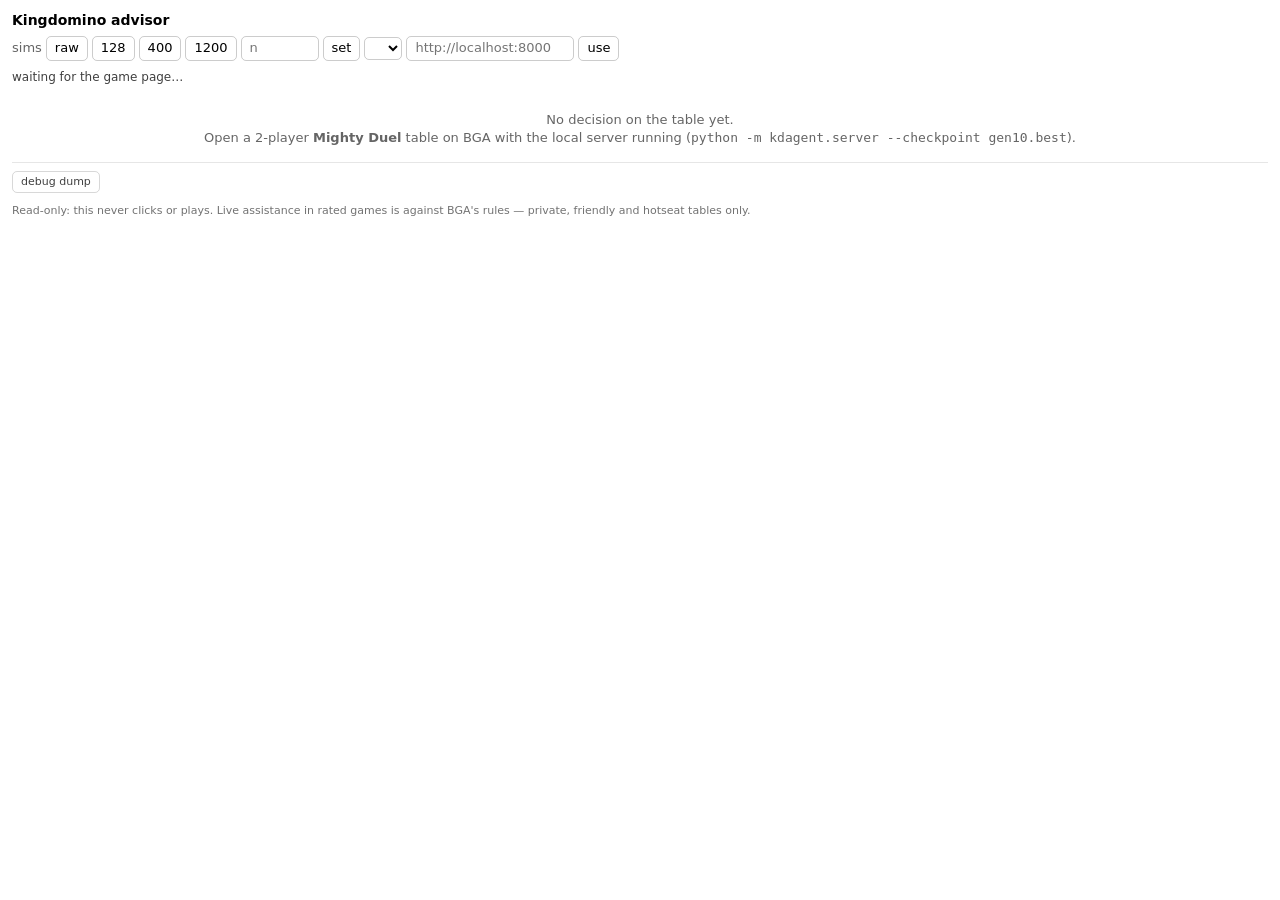
<file: advisor/extension/sidepanel.html>
<!doctype html>
<html>
<head>
<meta charset="utf-8">
<title>Kingdomino advisor</title>
<style>
  :root { color-scheme: light dark; }
  body { font: 13px/1.45 system-ui, sans-serif; margin: 0; padding: 10px 12px; }
  h1 { font-size: 14px; margin: 0 0 6px; }
  #status { font-size: 12px; opacity: .75; margin-bottom: 8px; }
  #status.err { color: #d33; opacity: 1; }
  section { margin-top: 12px; }
  section h2 { font-size: 11px; text-transform: uppercase; letter-spacing: .05em;
               opacity: .6; margin: 0 0 4px; }
  .row { display: flex; align-items: center; gap: 6px; margin: 2px 0; }
  .row .name { width: 38%; overflow: hidden; text-overflow: ellipsis; white-space: nowrap; }
  .bar { flex: 1; height: 10px; background: rgba(128,128,128,.2); border-radius: 5px; overflow: hidden; }
  .bar > div { height: 100%; background: #4a90d9; }
  .row.acting .name { font-weight: 600; }
  .rec { margin: 6px 0; padding: 6px 8px; border-radius: 6px; background: rgba(128,128,128,.08); }
  .rec.top { outline: 2px solid #4a90d9; }
  .rec .desc { font-weight: 600; }
  .rec .meta { font-size: 11px; opacity: .7; }
  .rec .bar { margin-top: 4px; }
  #pv { font-size: 11px; opacity: .8; margin: 0; padding-left: 18px; }
  #pv li { margin: 1px 0; }
  #empty { opacity: .6; margin-top: 24px; text-align: center; }

  /* controls */
  #controls { display: flex; gap: 4px; align-items: center; flex-wrap: wrap; margin-bottom: 8px; }
  #controls button, #controls select, #controls input {
    font: inherit; padding: 2px 8px; border-radius: 5px; color: inherit;
    border: 1px solid rgba(128,128,128,.4); background: transparent; cursor: pointer; }
  #controls button.active { background: #4a90d9; color: #fff; border-color: #4a90d9; }
  #controls button:disabled { opacity: .4; cursor: default; }
  #sims-custom, #server { cursor: text; }
  #sims-custom { width: 60px; }
  #server { width: 150px; }

  /* banners: each names one specific reason the advice cannot be trusted */
  .warn { font-weight: 600; font-size: 12px; border-radius: 6px; padding: 6px 8px;
          margin-bottom: 8px; overflow-wrap: anywhere; }
  .warn.amber { background: rgba(232,161,60,.15); border: 1px solid #e8a13c; color: #e8a13c; }
  .warn.red { background: rgba(211,51,51,.12); border: 1px solid #d33; color: #d33; }

  /* the reconstructed kingdoms — what the advisor believes the table looks like */
  .kingdom { margin: 6px 0 2px; }
  .kingdom .label { font-size: 11px; opacity: .85; margin-bottom: 2px; }
  .kingdom.acting .label { font-weight: 700; opacity: 1; }
  .grid { display: grid; grid-template-columns: repeat(7, 1fr); gap: 1px; width: 154px; }
  .sq { aspect-ratio: 1; border-radius: 2px; background: rgba(128,128,128,.13);
        font-size: 8px; line-height: 1; display: flex; align-items: center;
        justify-content: center; color: rgba(0,0,0,.65); }
  .sq.castle { background: #8d8d8d; color: #fff; }
  .sq.t0 { background: #e8c95a; } /* wheat */
  .sq.t1 { background: #3f7d3f; } /* forest */
  .sq.t2 { background: #4a90d9; } /* lake */
  .sq.t3 { background: #8fc45a; } /* grassland */
  .sq.t4 { background: #9a7b4f; } /* swamp */
  .sq.t5 { background: #5a5a5a; color: #fff; } /* mine */
  /* A proposed square: the recommended tile's own terrain, marked as not-yet-played. */
  .sq.hl { outline: 2px solid #ffd54a; outline-offset: -2px;
           box-shadow: 0 0 6px 1px rgba(255,213,74,.8); }
  .lines { font-size: 11px; margin-top: 6px; }
  .lines .lrow { white-space: nowrap; overflow: hidden; text-overflow: ellipsis; opacity: .9; }
  .lines .own { font-weight: 700; }

  #dump-row { display: flex; gap: 6px; align-items: baseline; margin-top: 14px;
              padding-top: 8px; border-top: 1px solid rgba(128,128,128,.2); }
  #dump-row button { font: inherit; font-size: 11px; padding: 2px 8px; border-radius: 5px;
              border: 1px solid rgba(128,128,128,.4); background: transparent;
              color: inherit; cursor: pointer; opacity: .75; }
  #dump-status { font-size: 11px; opacity: .8; overflow-wrap: anywhere; }
  #dump-status.ok { color: #2fb04a; }
  #dump-status.err { color: #d33; }
  .lane { font-size: 11px; opacity: .55; margin-top: 10px; }
</style>
</head>
<body>
<h1>Kingdomino advisor</h1>
<div id="controls">
  <span style="opacity:.6">sims</span>
  <button data-sims="0">raw</button>
  <button data-sims="128">128</button>
  <button data-sims="400">400</button>
  <button data-sims="1200">1200</button>
  <input id="sims-custom" type="number" min="0" step="1" placeholder="n">
  <button id="sims-set">set</button>
  <select id="checkpoint" title="Which trained network gives the advice"></select>
  <input id="server" type="text" placeholder="http://localhost:8000"
         title="Local advisor server (kdagent.server)">
  <button id="server-set">use</button>
</div>
<div id="status">waiting for the game page&hellip;</div>
<div id="unsupported" class="warn amber" hidden></div>
<div id="capture" class="warn red" hidden></div>
<div id="unhandled" class="warn amber" hidden></div>
<div id="legality" class="warn red" hidden></div>
<div id="scorecheck" class="warn amber" hidden></div>

<div id="content" hidden>
  <section><h2>Advising</h2><div id="who"></div></section>
  <section><h2>Win probability</h2><div id="value"></div></section>
  <section><h2 id="recs-h">Recommended</h2><div id="recs"></div></section>
  <section><h2>What the advisor sees</h2>
    <div id="ctx" style="font-size:12px;margin-bottom:4px"></div>
    <div id="boards"></div>
    <div id="lines" class="lines"></div>
  </section>
  <section><h2>Principal variation</h2><ol id="pv"></ol></section>
</div>
<div id="empty">No decision on the table yet.<br>
  Open a 2-player <b>Mighty Duel</b> table on BGA with the local server running
  (<code>python -m kdagent.server --checkpoint gen10.best</code>).</div>

<div id="dump-row">
  <button id="dump-btn"
    title="Save a full debug snapshot to the server (capture state, game data, DOM, advisor state) — click when something looks wrong, debug after the game">debug dump</button>
  <span id="dump-status"></span>
</div>
<div class="lane">Read-only: this never clicks or plays. Live assistance in rated games is
  against BGA's rules — private, friendly and hotseat tables only.</div>
<script src="sidepanel.js"></script>
</body>
</html>
</file>
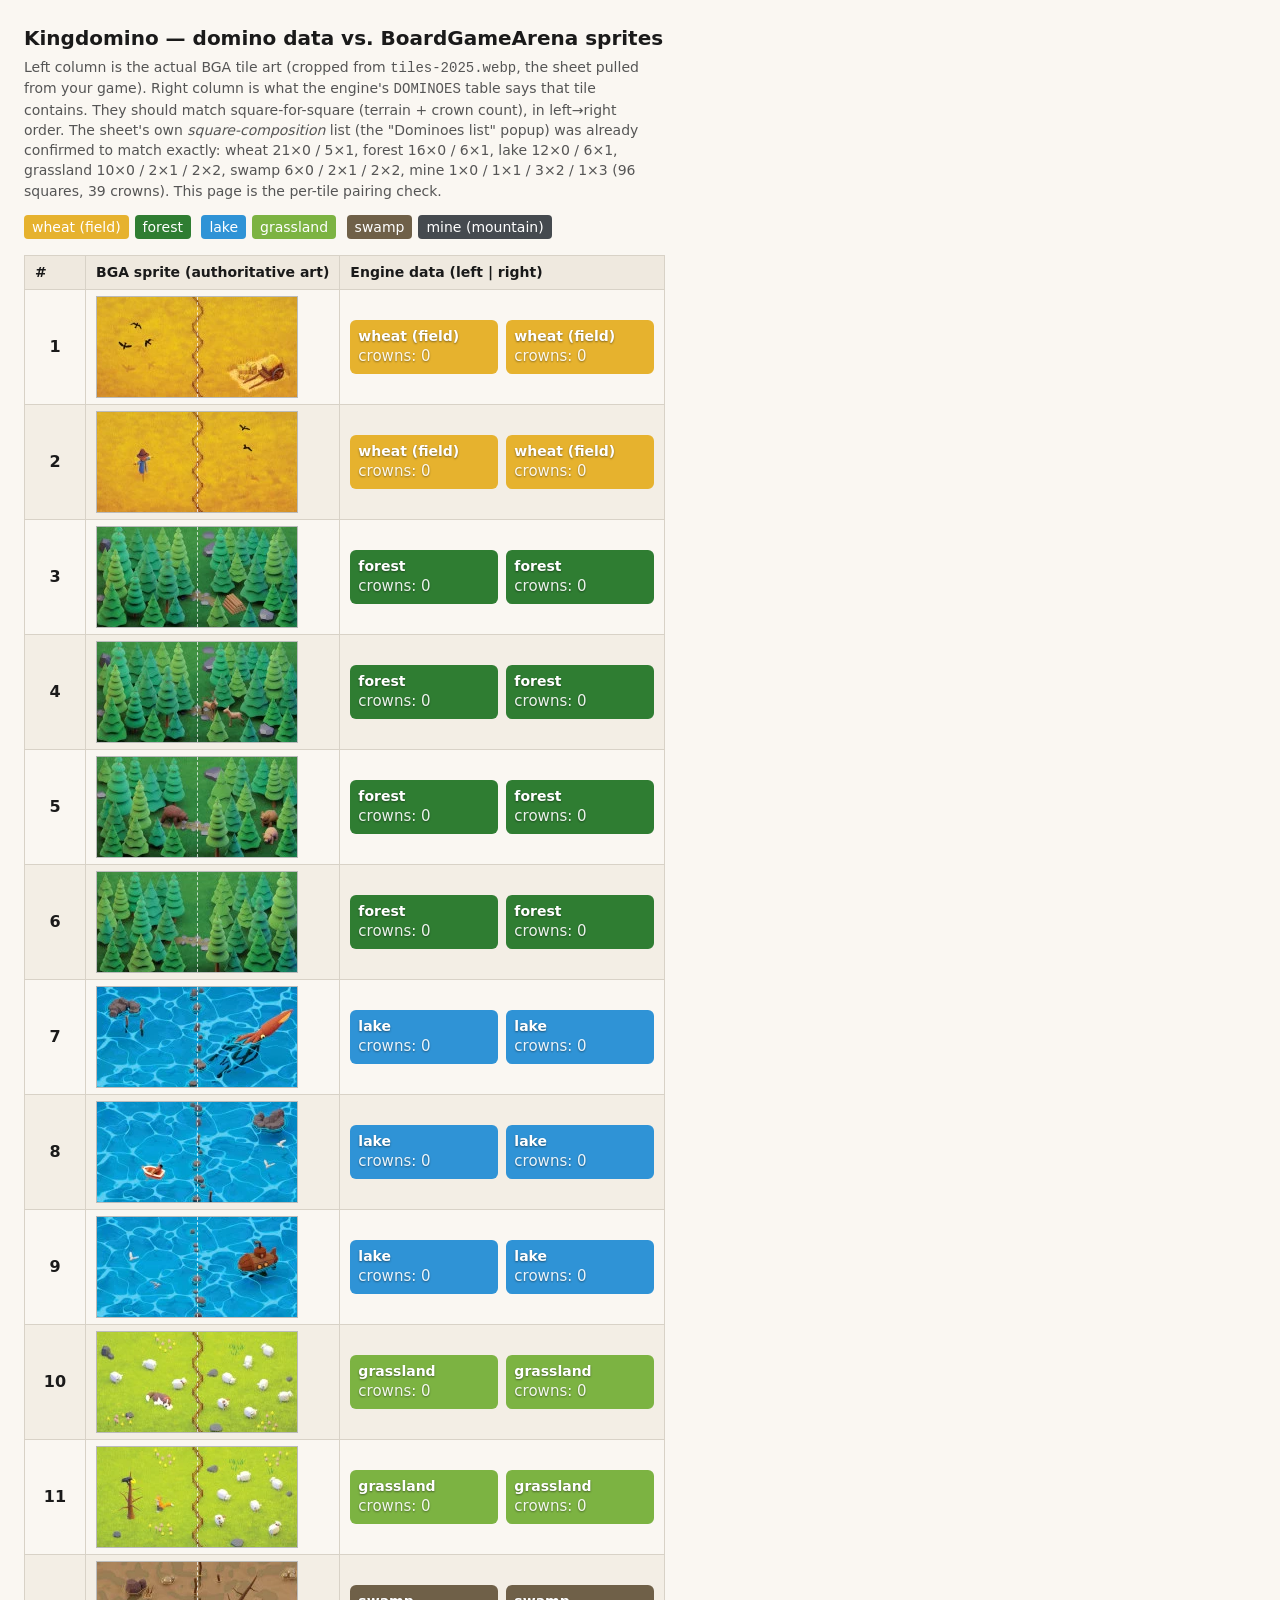
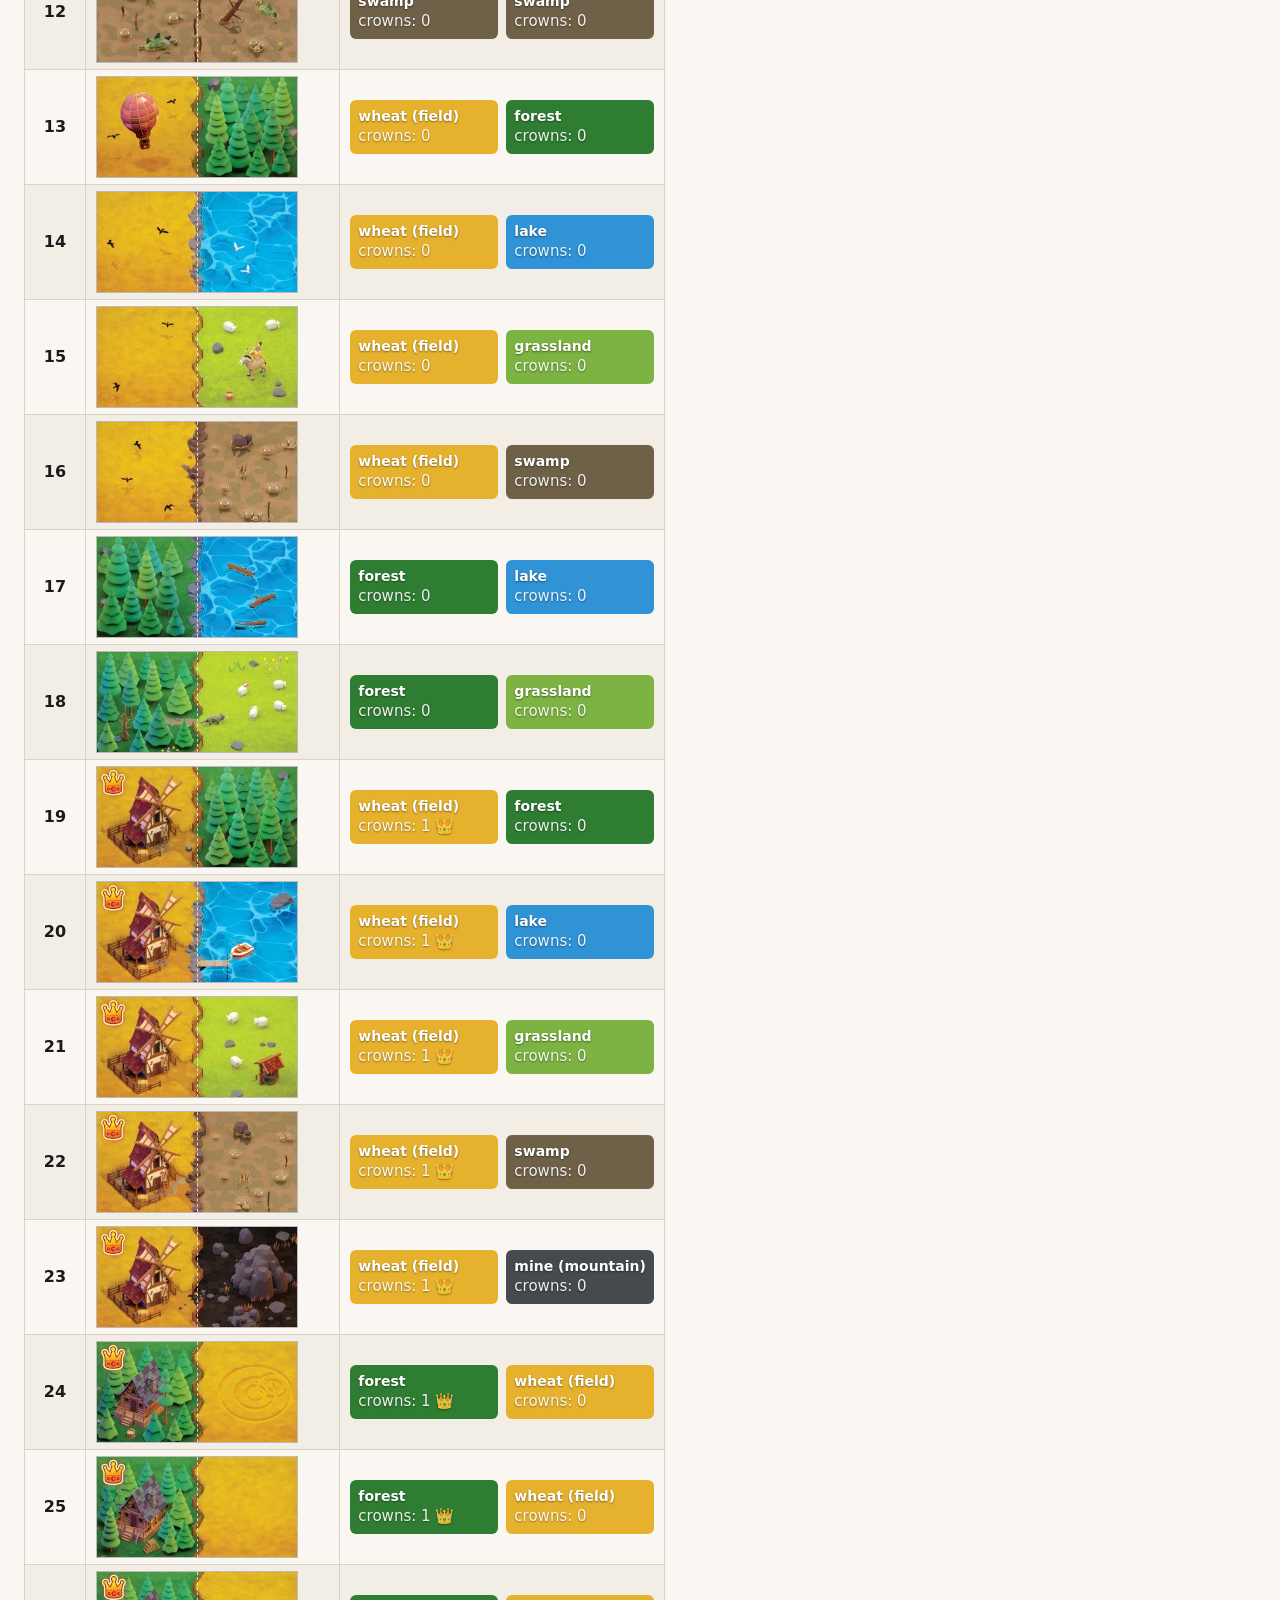
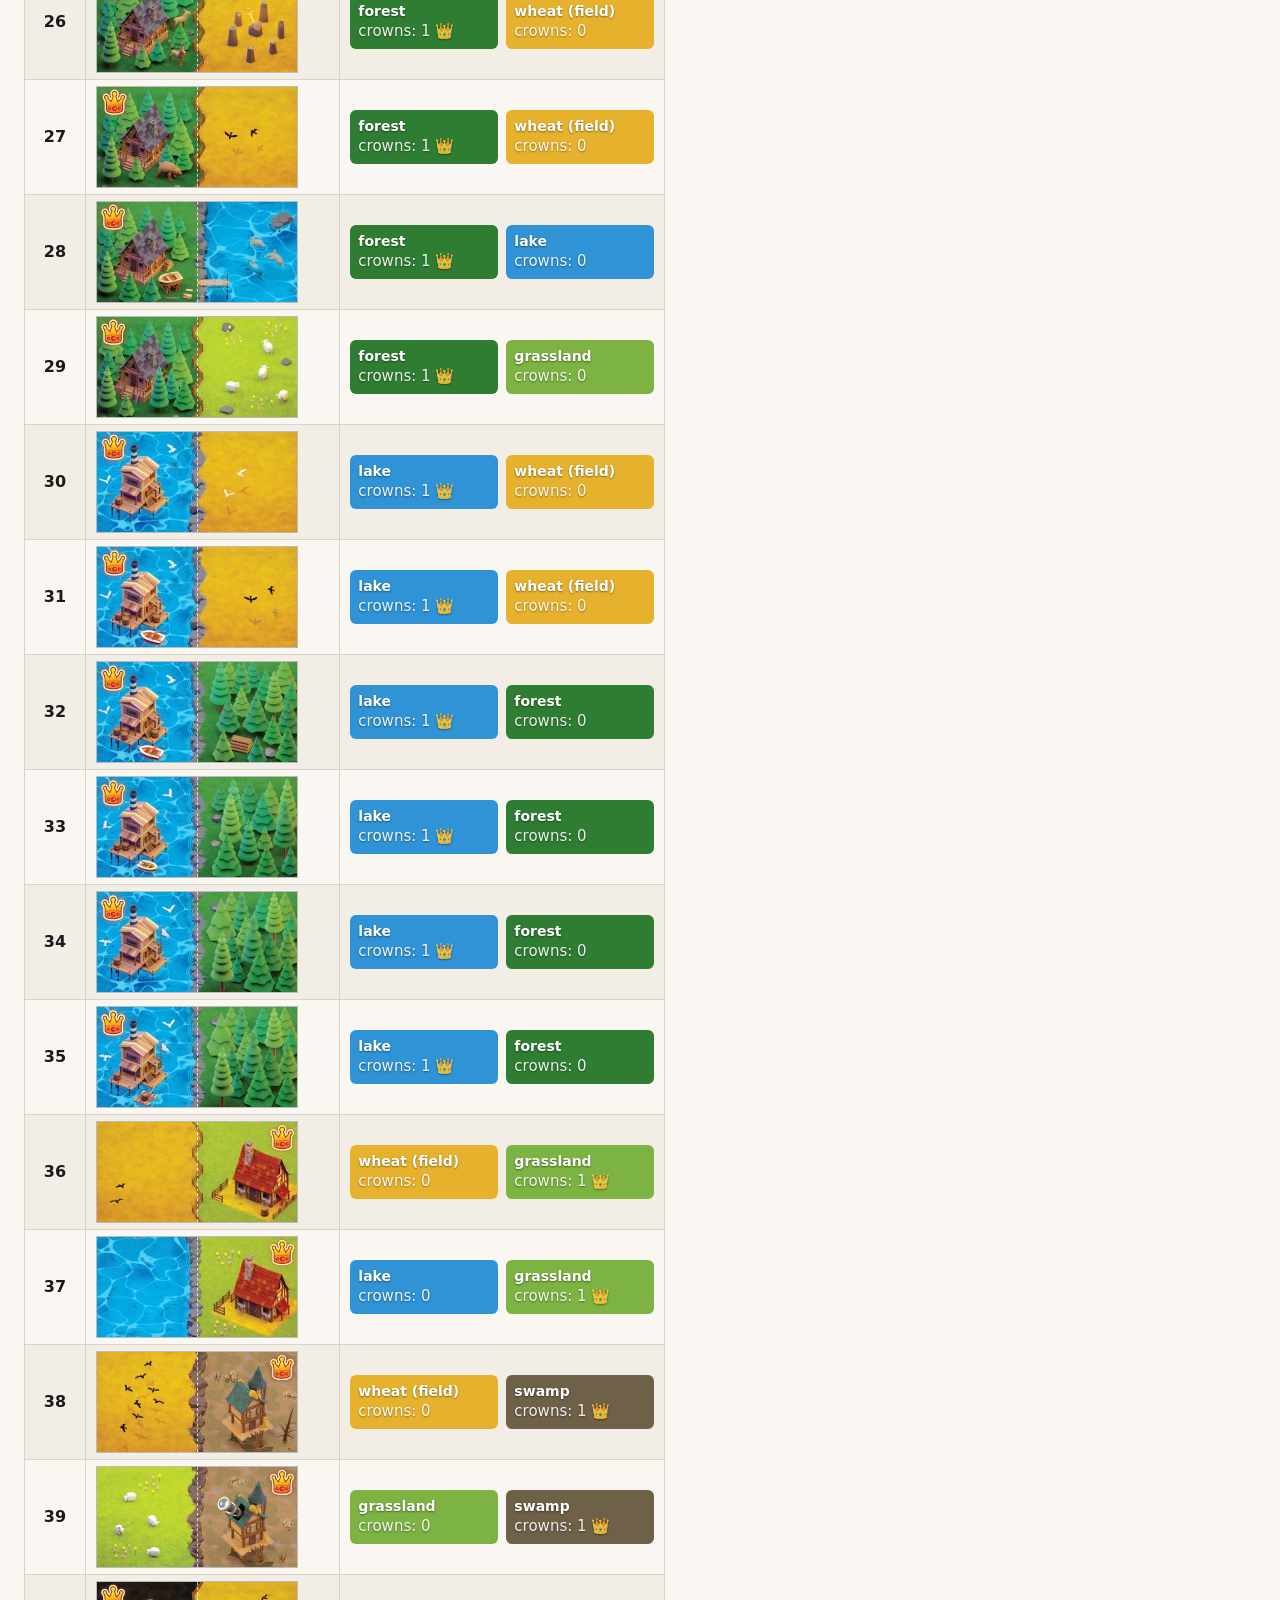
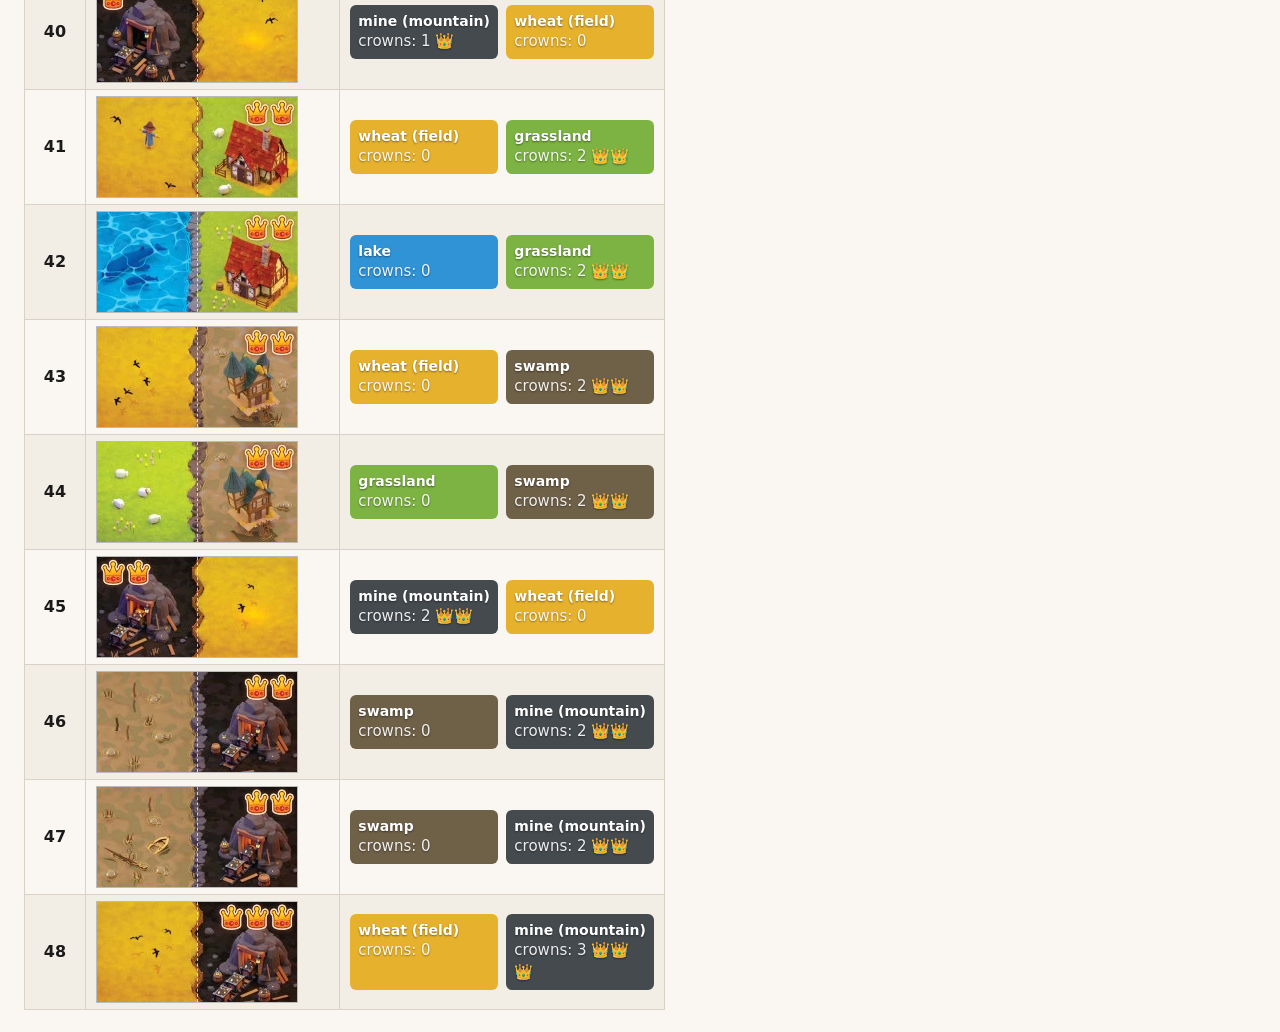
<file: board-game-engine/docs/bga/domino-verification.html>
<!DOCTYPE html>
<html lang="en">
<head>
<meta charset="utf-8">
<title>Kingdomino domino data — visual verification</title>
<style>
  body { font: 14px/1.45 system-ui, sans-serif; margin: 24px; color: #1a1a1a; background: #faf7f2; }
  h1 { font-size: 20px; margin-bottom: 4px; }
  p.sub { color: #555; margin-top: 0; max-width: 70ch; }
  table { border-collapse: collapse; margin-top: 16px; }
  th, td { border: 1px solid #d8d2c7; padding: 6px 10px; vertical-align: middle; }
  th { background: #efe9df; text-align: left; position: sticky; top: 0; }
  td.num { font-weight: 700; text-align: center; width: 40px; font-size: 16px; }
  .sprite { width: 200px; height: 100px; background-image: url("tiles-2025.webp");
            background-repeat: no-repeat; background-size: auto; image-rendering: auto;
            border: 1px solid #bbb; position: relative; }
  .sprite .mid { position: absolute; left: 100px; top: 0; bottom: 0; width: 0;
                 border-left: 1px dashed rgba(255,255,255,.7); }
  .pair { display: flex; gap: 8px; }
  .sq { width: 132px; padding: 6px 8px; border-radius: 6px; color: #fff;
        text-shadow: 0 1px 2px rgba(0,0,0,.45); font-weight: 600; }
  .sq small { display:block; font-weight: 400; opacity: .9; }
  .crowns { font-size: 15px; }
  /* terrain colors (approx the game art) */
  .wheat  { background: #e6b22e; } .forest { background: #2f7d32; }
  .lake   { background: #2f93d6; } .grass  { background: #7cb342; }
  .swamp  { background: #6f6048; } .mine   { background: #454a4f; }
  tr:nth-child(even) td { background: #f3eee5; }
  .legend span { display:inline-block; padding:2px 8px; border-radius:4px; color:#fff; margin-right:6px; }
</style>
</head>
<body>
<h1>Kingdomino — domino data vs. BoardGameArena sprites</h1>
<p class="sub">
  Left column is the actual BGA tile art (cropped from <code>tiles-2025.webp</code>, the
  sheet pulled from your game). Right column is what the engine's <code>DOMINOES</code> table
  says that tile contains. They should match square-for-square (terrain + crown count), in
  left→right order. The sheet's own <em>square-composition</em> list (the "Dominoes list"
  popup) was already confirmed to match exactly: wheat 21×0 / 5×1, forest 16×0 / 6×1,
  lake 12×0 / 6×1, grassland 10×0 / 2×1 / 2×2, swamp 6×0 / 2×1 / 2×2, mine 1×0 / 1×1 / 3×2 /
  1×3 (96 squares, 39 crowns). This page is the per-tile pairing check.
</p>
<p class="legend">
  <span class="wheat">wheat (field)</span><span class="forest">forest</span>
  <span class="lake">lake</span><span class="grass">grassland</span>
  <span class="swamp">swamp</span><span class="mine">mine (mountain)</span>
</p>
<table>
  <thead><tr><th>#</th><th>BGA sprite (authoritative art)</th><th>Engine data (left&nbsp;|&nbsp;right)</th></tr></thead>
  <tbody id="rows"></tbody>
</table>

<script>
// Engine DOMINOES table (mirrors src/components/domino.rs). [number, [aTerrain,aCrowns], [bTerrain,bCrowns]]
const T = { W:'wheat', F:'forest', L:'lake', G:'grass', S:'swamp', M:'mine' };
const NAME = { wheat:'wheat (field)', forest:'forest', lake:'lake', grass:'grassland', swamp:'swamp', mine:'mine (mountain)' };
const DOMINOES = [
  [1,['W',0],['W',0]],[2,['W',0],['W',0]],[3,['F',0],['F',0]],[4,['F',0],['F',0]],
  [5,['F',0],['F',0]],[6,['F',0],['F',0]],[7,['L',0],['L',0]],[8,['L',0],['L',0]],
  [9,['L',0],['L',0]],[10,['G',0],['G',0]],[11,['G',0],['G',0]],[12,['S',0],['S',0]],
  [13,['W',0],['F',0]],[14,['W',0],['L',0]],[15,['W',0],['G',0]],[16,['W',0],['S',0]],
  [17,['F',0],['L',0]],[18,['F',0],['G',0]],[19,['W',1],['F',0]],[20,['W',1],['L',0]],
  [21,['W',1],['G',0]],[22,['W',1],['S',0]],[23,['W',1],['M',0]],[24,['F',1],['W',0]],
  [25,['F',1],['W',0]],[26,['F',1],['W',0]],[27,['F',1],['W',0]],[28,['F',1],['L',0]],
  [29,['F',1],['G',0]],[30,['L',1],['W',0]],[31,['L',1],['W',0]],[32,['L',1],['F',0]],
  [33,['L',1],['F',0]],[34,['L',1],['F',0]],[35,['L',1],['F',0]],[36,['W',0],['G',1]],
  [37,['L',0],['G',1]],[38,['W',0],['S',1]],[39,['G',0],['S',1]],[40,['M',1],['W',0]],
  [41,['W',0],['G',2]],[42,['L',0],['G',2]],[43,['W',0],['S',2]],[44,['G',0],['S',2]],
  [45,['M',2],['W',0]],[46,['S',0],['M',2]],[47,['S',0],['M',2]],[48,['W',0],['M',3]],
];

// Sprite layout derived from the live page: column-major, 10 rows x 5 cols, 200x100 tiles.
// domino n -> col=floor((n-1)/10), row=(n-1)%10; bgPos = -(3+207*col), -(4+109*row).
function bgPos(n){ const i=n-1; const col=Math.floor(i/10), row=i%10;
  return `-${3+207*col}px -${4+109*row}px`; }

function crowns(c){ return c>0 ? ' '+'👑'.repeat(c) : ''; }
function sqHtml(code, c){ const t=T[code];
  return `<div class="sq ${t}">${NAME[t]}<small class="crowns">crowns: ${c}${crowns(c)}</small></div>`; }

const tb = document.getElementById('rows');
for (const [n,a,b] of DOMINOES){
  const tr = document.createElement('tr');
  tr.innerHTML =
    `<td class="num">${n}</td>` +
    `<td><div class="sprite" style="background-position:${bgPos(n)}"><div class="mid"></div></div></td>` +
    `<td><div class="pair">${sqHtml(a[0],a[1])}${sqHtml(b[0],b[1])}</div></td>`;
  tb.appendChild(tr);
}
</script>
</body>
</html>
</file>
